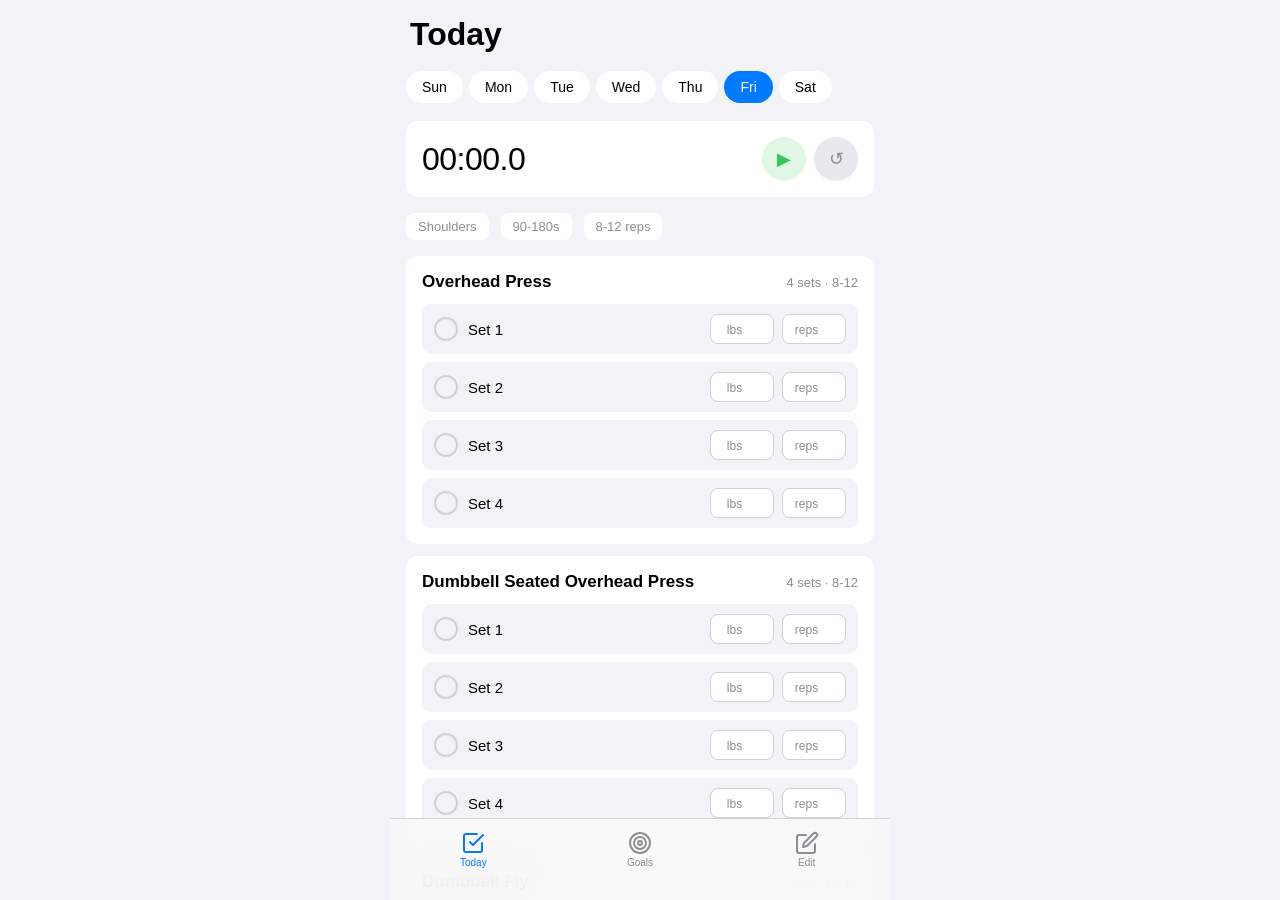
<file: index.html>
<!DOCTYPE html>
<html lang="en">
<head>
    <meta charset="UTF-8">
    <meta name="viewport" content="width=device-width, initial-scale=1.0, user-scalable=no">
    <meta name="apple-mobile-web-app-capable" content="yes">
    <meta name="apple-mobile-web-app-status-bar-style" content="black-translucent">
    <meta name="theme-color" content="#000000">
    <link rel="manifest" href="manifest.json">
    <link rel="apple-touch-icon" sizes="180x180" href="apple-touch-icon.png">
    <title>FitCheck</title>
    <link rel="stylesheet" href="styles.css">
</head>
<body>
    <div id="app">
        <header id="app-header">
            <h1 id="header-title">Today</h1>
        </header>
        <main id="content"></main>
        <nav id="tab-bar">
            <button class="tab active" data-tab="today">
                <svg width="24" height="24" viewBox="0 0 24 24" fill="none" stroke="currentColor" stroke-width="2" stroke-linecap="round" stroke-linejoin="round"><path d="M9 11l3 3L22 4"/><path d="M21 12v7a2 2 0 01-2 2H5a2 2 0 01-2-2V5a2 2 0 012-2h11"/></svg>
                <span>Today</span>
            </button>
            <button class="tab" data-tab="goals">
                <svg width="24" height="24" viewBox="0 0 24 24" fill="none" stroke="currentColor" stroke-width="2" stroke-linecap="round" stroke-linejoin="round"><circle cx="12" cy="12" r="10"/><circle cx="12" cy="12" r="6"/><circle cx="12" cy="12" r="2"/></svg>
                <span>Goals</span>
            </button>
            <button class="tab" data-tab="edit">
                <svg width="24" height="24" viewBox="0 0 24 24" fill="none" stroke="currentColor" stroke-width="2" stroke-linecap="round" stroke-linejoin="round"><path d="M11 4H4a2 2 0 00-2 2v14a2 2 0 002 2h14a2 2 0 002-2v-7"/><path d="M18.5 2.5a2.121 2.121 0 013 3L12 15l-4 1 1-4 9.5-9.5z"/></svg>
                <span>Edit</span>
            </button>
        </nav>
    </div>
    <script src="app.js"></script>
</body>
</html>
</file>
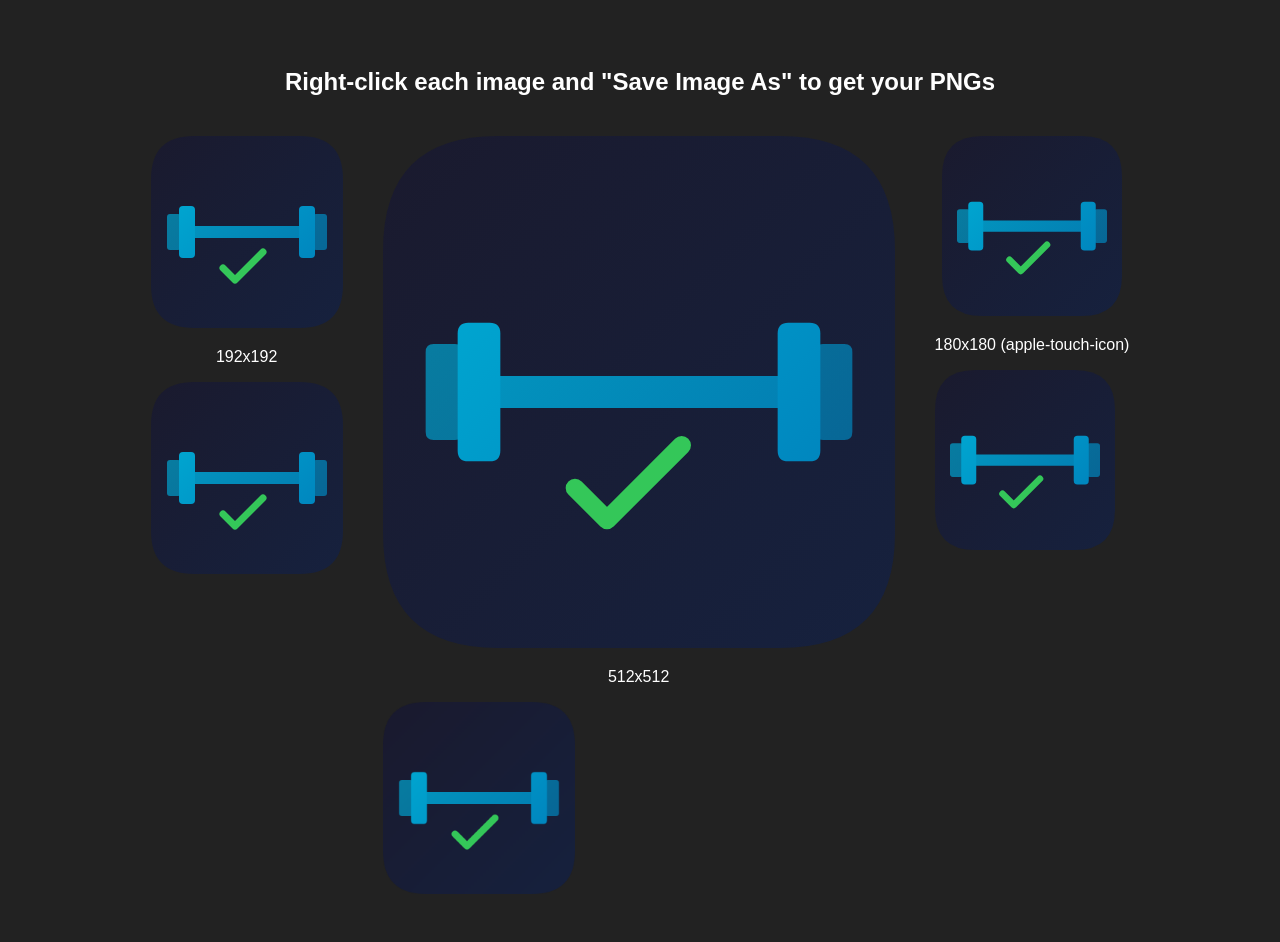
<file: generate-icon.html>
<!DOCTYPE html>
<html>
<head><title>Generate Icon</title></head>
<body style="background:#222; display:flex; flex-direction:column; align-items:center; padding:40px; font-family:sans-serif; color:white;">
<h2>Right-click each image and "Save Image As" to get your PNGs</h2>
<div style="display:flex; gap:40px; margin-top:20px;">
    <div style="text-align:center;">
        <canvas id="c192" width="192" height="192"></canvas>
        <p>192x192</p>
    </div>
    <div style="text-align:center;">
        <canvas id="c512" width="512" height="512"></canvas>
        <p>512x512</p>
    </div>
    <div style="text-align:center;">
        <canvas id="c180" width="180" height="180"></canvas>
        <p>180x180 (apple-touch-icon)</p>
    </div>
</div>
<script>
function drawIcon(ctx, s) {
    const f = s / 192; // scale factor

    // Background gradient
    const bg = ctx.createLinearGradient(0, 0, s, s);
    bg.addColorStop(0, '#1a1a2e');
    bg.addColorStop(1, '#16213e');

    // Accent gradient
    const accent = ctx.createLinearGradient(0, 0, s, s);
    accent.addColorStop(0, '#00b4d8');
    accent.addColorStop(1, '#0077b6');

    // Rounded rect background
    const r = 43 * f;
    ctx.beginPath();
    ctx.moveTo(r, 0);
    ctx.lineTo(s - r, 0);
    ctx.quadraticCurveTo(s, 0, s, r);
    ctx.lineTo(s, s - r);
    ctx.quadraticCurveTo(s, s, s - r, s);
    ctx.lineTo(r, s);
    ctx.quadraticCurveTo(0, s, 0, s - r);
    ctx.lineTo(0, r);
    ctx.quadraticCurveTo(0, 0, r, 0);
    ctx.closePath();
    ctx.fillStyle = bg;
    ctx.fill();

    // Barbell bar
    roundRect(ctx, 36*f, 90*f, 120*f, 12*f, 6*f);
    ctx.fillStyle = accent;
    ctx.globalAlpha = 0.9;
    ctx.fill();
    ctx.globalAlpha = 1;

    // Left plates
    roundRect(ctx, 28*f, 70*f, 16*f, 52*f, 4*f);
    ctx.fillStyle = accent;
    ctx.fill();

    ctx.globalAlpha = 0.7;
    roundRect(ctx, 16*f, 78*f, 14*f, 36*f, 3*f);
    ctx.fillStyle = accent;
    ctx.fill();
    ctx.globalAlpha = 1;

    // Right plates
    roundRect(ctx, 148*f, 70*f, 16*f, 52*f, 4*f);
    ctx.fillStyle = accent;
    ctx.fill();

    ctx.globalAlpha = 0.7;
    roundRect(ctx, 162*f, 78*f, 14*f, 36*f, 3*f);
    ctx.fillStyle = accent;
    ctx.fill();
    ctx.globalAlpha = 1;

    // Checkmark
    ctx.beginPath();
    ctx.moveTo(72*f, 132*f);
    ctx.lineTo(84*f, 144*f);
    ctx.lineTo(112*f, 116*f);
    ctx.strokeStyle = '#34c759';
    ctx.lineWidth = 7 * f;
    ctx.lineCap = 'round';
    ctx.lineJoin = 'round';
    ctx.stroke();
}

function roundRect(ctx, x, y, w, h, r) {
    ctx.beginPath();
    ctx.moveTo(x + r, y);
    ctx.lineTo(x + w - r, y);
    ctx.quadraticCurveTo(x + w, y, x + w, y + r);
    ctx.lineTo(x + w, y + h - r);
    ctx.quadraticCurveTo(x + w, y + h, x + w - r, y + h);
    ctx.lineTo(x + r, y + h);
    ctx.quadraticCurveTo(x, y + h, x, y + h - r);
    ctx.lineTo(x, y + r);
    ctx.quadraticCurveTo(x, y, x + r, y);
    ctx.closePath();
}

[192, 512, 180].forEach(size => {
    const id = size === 180 ? 'c180' : (size === 192 ? 'c192' : 'c512');
    const canvas = document.getElementById(id);
    drawIcon(canvas.getContext('2d'), size);

    // Also show as downloadable image
    const img = new Image();
    img.src = canvas.toDataURL('image/png');
    img.style.cssText = 'width:' + Math.min(size, 192) + 'px; border-radius:20px; margin-top:10px; display:block;';
    canvas.parentNode.appendChild(img);
});
</script>
</body>
</html>
</file>
<file: styles.css>
/* --- Reset & Variables --- */
:root {
    --bg: #f2f2f7;
    --card: #ffffff;
    --card-secondary: #e8e8ed;
    --text: #000000;
    --text-muted: #8e8e93;
    --accent: #007aff;
    --accent-dim: rgba(0, 122, 255, 0.15);
    --green: #34c759;
    --orange: #ff9500;
    --red: #ff3b30;
    --border: #d1d1d6;
    --radius: 12px;
    --font: -apple-system, BlinkMacSystemFont, "Segoe UI", Roboto, Helvetica, Arial, sans-serif;
}

* { margin: 0; padding: 0; box-sizing: border-box; }

html, body {
    height: 100%;
    background: var(--bg);
    color: var(--text);
    font-family: var(--font);
    overscroll-behavior: none;
    -webkit-user-select: none;
    user-select: none;
}

/* --- App Shell --- */
#app {
    display: flex;
    flex-direction: column;
    height: 100%;
    max-width: 500px;
    margin: 0 auto;
}

#app-header {
    padding: 16px 20px 8px;
    background: var(--bg);
}

#app-header h1 {
    font-size: 32px;
    font-weight: 700;
}

#content {
    flex: 1;
    overflow-y: auto;
    padding: 8px 16px 100px;
    -webkit-overflow-scrolling: touch;
}

/* --- Tab Bar --- */
#tab-bar {
    display: flex;
    position: fixed;
    bottom: 0;
    left: 0;
    right: 0;
    max-width: 500px;
    margin: 0 auto;
    height: 82px;
    background: rgba(249, 249, 249, 0.88);
    backdrop-filter: blur(20px);
    -webkit-backdrop-filter: blur(20px);
    border-top: 0.5px solid var(--border);
    padding-bottom: 20px;
}

.tab {
    flex: 1;
    background: none;
    border: none;
    color: var(--text-muted);
    font-size: 10px;
    font-weight: 500;
    cursor: pointer;
    display: flex;
    flex-direction: column;
    align-items: center;
    justify-content: center;
    gap: 2px;
    transition: color 0.15s;
}

.tab.active {
    color: var(--accent);
}

/* --- Cards --- */
.card {
    background: var(--card);
    border-radius: var(--radius);
    padding: 16px;
    margin-bottom: 12px;
}

.card h2 {
    font-size: 17px;
    font-weight: 600;
    margin-bottom: 12px;
}

.card-muted {
    color: var(--text-muted);
    font-size: 13px;
}

/* --- Day Selector Pills --- */
.day-pills {
    display: flex;
    gap: 6px;
    margin-bottom: 16px;
    overflow-x: auto;
    padding: 2px 0;
}

.day-pill {
    padding: 8px 16px;
    border-radius: 20px;
    border: none;
    background: var(--card);
    color: var(--text);
    font-size: 14px;
    font-weight: 500;
    cursor: pointer;
    white-space: nowrap;
    transition: all 0.15s;
}

.day-pill.active {
    background: var(--accent);
    color: white;
}

/* --- Workout Info Bar --- */
.workout-info {
    display: flex;
    gap: 12px;
    margin-bottom: 16px;
    color: var(--text-muted);
    font-size: 13px;
    font-weight: 500;
}

.workout-info span {
    background: var(--card);
    padding: 6px 12px;
    border-radius: 8px;
}

/* --- Exercise Card --- */
.exercise-card {
    background: var(--card);
    border-radius: var(--radius);
    padding: 16px;
    margin-bottom: 12px;
}

.exercise-header {
    display: flex;
    justify-content: space-between;
    align-items: center;
    margin-bottom: 12px;
}

.exercise-header h2 {
    font-size: 17px;
    font-weight: 600;
    margin: 0;
}

.exercise-header .set-count {
    color: var(--text-muted);
    font-size: 13px;
}

.sets-grid {
    display: flex;
    flex-direction: column;
    gap: 8px;
}

.set-row {
    display: flex;
    align-items: center;
    gap: 10px;
    padding: 10px 12px;
    background: var(--bg);
    border-radius: 10px;
    transition: background 0.15s;
}

.set-row.checked {
    background: rgba(52, 199, 89, 0.1);
}

.set-check {
    width: 24px;
    height: 24px;
    border-radius: 50%;
    border: 2px solid var(--border);
    background: none;
    cursor: pointer;
    display: flex;
    align-items: center;
    justify-content: center;
    transition: all 0.15s;
    flex-shrink: 0;
    padding: 0;
}

.set-check.done {
    background: var(--green);
    border-color: var(--green);
}

.set-check.done::after {
    content: '✓';
    color: white;
    font-size: 14px;
    font-weight: 700;
}

.set-label-text {
    font-size: 15px;
    font-weight: 500;
    min-width: 50px;
}

.set-inputs {
    display: flex;
    gap: 8px;
    margin-left: auto;
}

.set-input {
    width: 64px;
    padding: 6px 8px;
    border: 1px solid var(--border);
    border-radius: 8px;
    font-size: 14px;
    font-family: var(--font);
    text-align: center;
    background: var(--card);
    color: var(--text);
    -webkit-user-select: text;
    user-select: text;
}

.set-input::placeholder {
    color: var(--text-muted);
    font-size: 12px;
}

.set-input:focus {
    outline: none;
    border-color: var(--accent);
}

/* --- Stopwatch --- */
.stopwatch {
    background: var(--card);
    border-radius: var(--radius);
    padding: 16px;
    margin-bottom: 16px;
    display: flex;
    align-items: center;
    gap: 16px;
}

.stopwatch-display {
    font-size: 32px;
    font-weight: 300;
    font-variant-numeric: tabular-nums;
    letter-spacing: -0.5px;
    min-width: 130px;
}

.stopwatch-controls {
    display: flex;
    gap: 8px;
    margin-left: auto;
}

.sw-btn {
    width: 44px;
    height: 44px;
    border-radius: 50%;
    border: none;
    cursor: pointer;
    display: flex;
    align-items: center;
    justify-content: center;
    font-size: 18px;
    transition: all 0.15s;
}

.sw-btn-start {
    background: rgba(52, 199, 89, 0.15);
    color: var(--green);
}

.sw-btn-start.running {
    background: rgba(255, 59, 48, 0.15);
    color: var(--red);
}

.sw-btn-reset {
    background: var(--card-secondary);
    color: var(--text-muted);
}

/* --- Goals --- */
.goal-card {
    background: var(--card);
    border-radius: var(--radius);
    padding: 16px;
    margin-bottom: 12px;
}

.goal-header {
    display: flex;
    justify-content: space-between;
    align-items: center;
    margin-bottom: 8px;
}

.goal-name {
    font-size: 17px;
    font-weight: 600;
}

.goal-target {
    font-size: 13px;
    color: var(--text-muted);
    font-weight: 500;
}

.goal-values {
    display: flex;
    gap: 16px;
    margin-bottom: 10px;
}

.goal-stat {
    display: flex;
    flex-direction: column;
    gap: 2px;
}

.goal-stat-label {
    font-size: 11px;
    color: var(--text-muted);
    text-transform: uppercase;
    font-weight: 600;
    letter-spacing: 0.5px;
}

.goal-stat-value {
    font-size: 22px;
    font-weight: 600;
}

.goal-progress {
    height: 6px;
    background: var(--card-secondary);
    border-radius: 3px;
    overflow: hidden;
}

.goal-progress-fill {
    height: 100%;
    border-radius: 3px;
    transition: width 0.3s;
}

.goal-update-btn {
    margin-top: 10px;
    padding: 8px 16px;
    border: none;
    border-radius: 8px;
    background: var(--accent-dim);
    color: var(--accent);
    font-size: 14px;
    font-weight: 500;
    cursor: pointer;
    font-family: var(--font);
}

/* --- Goal Update Modal --- */
.modal-overlay {
    position: fixed;
    top: 0; left: 0; right: 0; bottom: 0;
    background: rgba(0,0,0,0.4);
    display: flex;
    align-items: center;
    justify-content: center;
    z-index: 100;
    padding: 20px;
}

.modal {
    background: var(--card);
    border-radius: 16px;
    padding: 24px;
    width: 100%;
    max-width: 340px;
}

.modal h3 {
    font-size: 18px;
    margin-bottom: 16px;
}

.modal-input {
    width: 100%;
    padding: 12px;
    border: 1px solid var(--border);
    border-radius: 10px;
    font-size: 16px;
    font-family: var(--font);
    margin-bottom: 12px;
    background: var(--bg);
    color: var(--text);
    -webkit-user-select: text;
    user-select: text;
}

.modal-input:focus {
    outline: none;
    border-color: var(--accent);
}

.modal-actions {
    display: flex;
    gap: 10px;
}

.modal-actions button {
    flex: 1;
    padding: 12px;
    border: none;
    border-radius: 10px;
    font-size: 16px;
    font-weight: 600;
    cursor: pointer;
    font-family: var(--font);
}

.modal-cancel {
    background: var(--card-secondary);
    color: var(--text);
}

.modal-save {
    background: var(--accent);
    color: white;
}

/* --- Edit Tab --- */
.edit-day-section {
    margin-bottom: 20px;
}

.edit-day-header {
    display: flex;
    justify-content: space-between;
    align-items: center;
    padding: 12px 16px;
    background: var(--card);
    border-radius: var(--radius) var(--radius) 0 0;
    border-bottom: 0.5px solid var(--border);
}

.edit-day-header h2 {
    font-size: 17px;
    font-weight: 600;
}

.edit-exercise-list {
    background: var(--card);
    border-radius: 0 0 var(--radius) var(--radius);
}

.edit-exercise-row {
    display: flex;
    align-items: center;
    padding: 12px 16px;
    border-bottom: 0.5px solid var(--border);
    gap: 12px;
}

.edit-exercise-row:last-child {
    border-bottom: none;
}

.edit-exercise-name {
    flex: 1;
    font-size: 15px;
}

.edit-exercise-sets {
    font-size: 13px;
    color: var(--text-muted);
    min-width: 50px;
    text-align: right;
}

.edit-remove-btn {
    width: 28px;
    height: 28px;
    border-radius: 50%;
    border: none;
    background: rgba(255, 59, 48, 0.12);
    color: var(--red);
    font-size: 16px;
    cursor: pointer;
    display: flex;
    align-items: center;
    justify-content: center;
}

.edit-add-btn {
    display: flex;
    align-items: center;
    justify-content: center;
    gap: 6px;
    width: 100%;
    padding: 12px;
    border: 1px dashed var(--border);
    border-radius: var(--radius);
    background: none;
    color: var(--accent);
    font-size: 14px;
    font-weight: 500;
    cursor: pointer;
    margin-top: 8px;
    font-family: var(--font);
}

/* --- Import/Export Buttons --- */
.io-buttons {
    display: flex;
    gap: 10px;
    margin-bottom: 20px;
}

.io-btn {
    flex: 1;
    padding: 14px;
    border: none;
    border-radius: var(--radius);
    font-size: 15px;
    font-weight: 600;
    cursor: pointer;
    font-family: var(--font);
}

.io-btn-import {
    background: var(--accent);
    color: white;
}

.io-btn-export {
    background: var(--card);
    color: var(--accent);
    border: 1px solid var(--accent-dim);
}

/* --- Reset All --- */
.reset-btn {
    display: block;
    width: 100%;
    padding: 14px;
    background: rgba(255, 59, 48, 0.1);
    color: var(--red);
    border: none;
    border-radius: var(--radius);
    font-size: 15px;
    font-weight: 600;
    cursor: pointer;
    margin-top: 12px;
    font-family: var(--font);
}

/* --- Rest Day Message --- */
.rest-day {
    text-align: center;
    padding: 60px 20px;
    color: var(--text-muted);
}

.rest-day h2 {
    font-size: 24px;
    margin-bottom: 8px;
    color: var(--text);
}

/* --- Empty state --- */
.empty-state {
    text-align: center;
    padding: 40px 20px;
    color: var(--text-muted);
    font-size: 15px;
}
</file>
